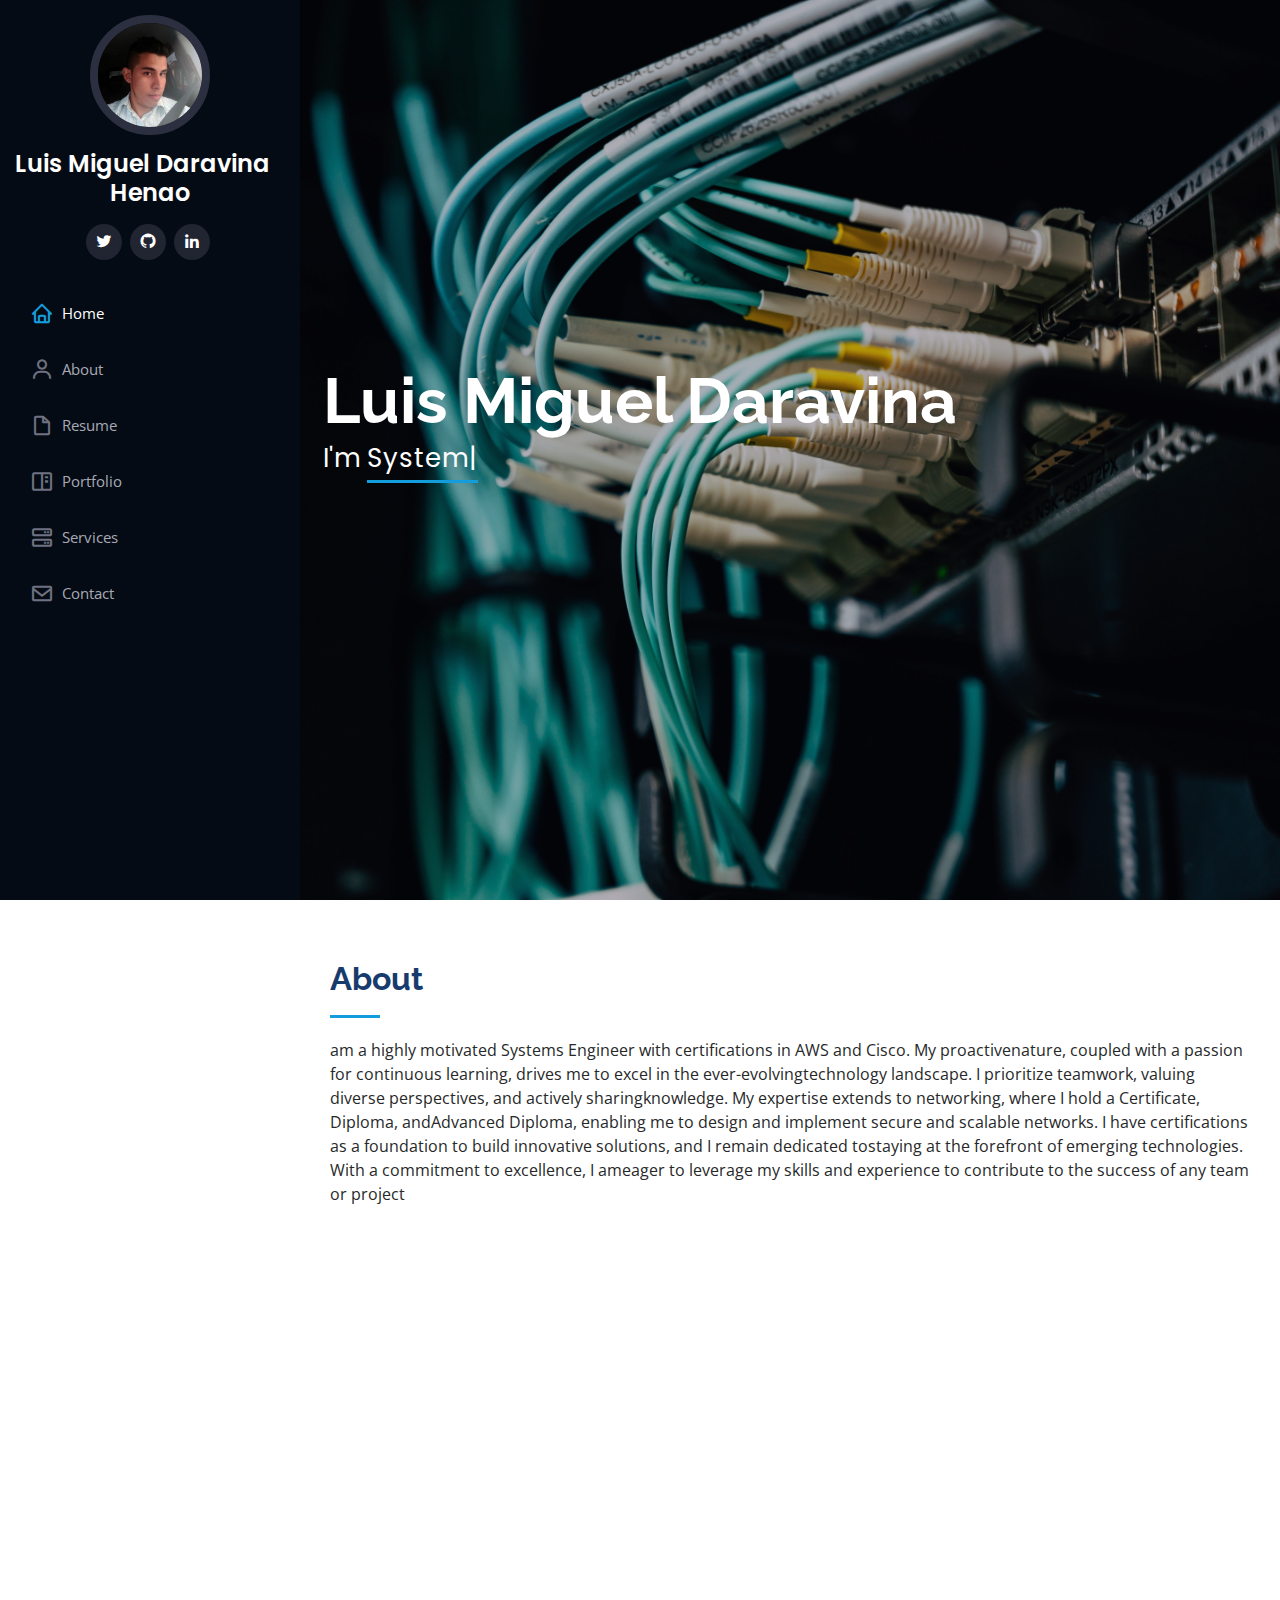
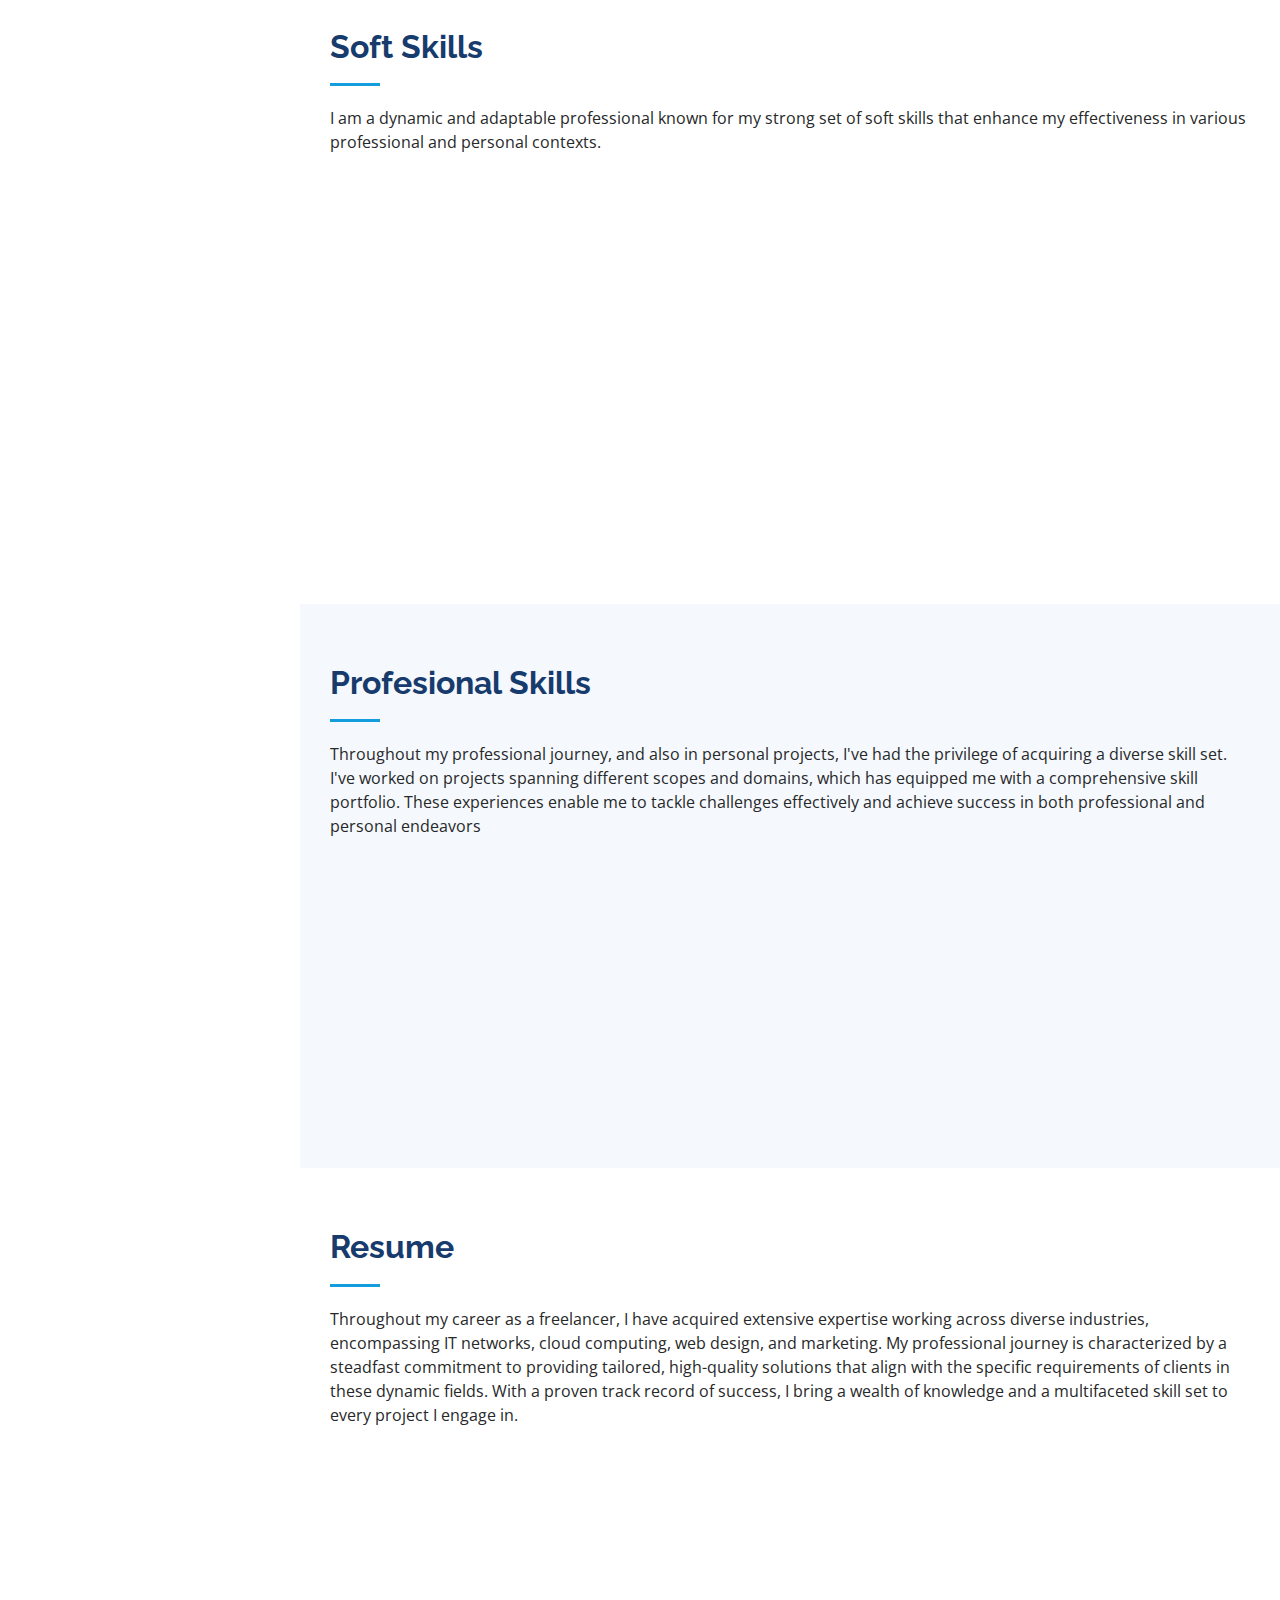
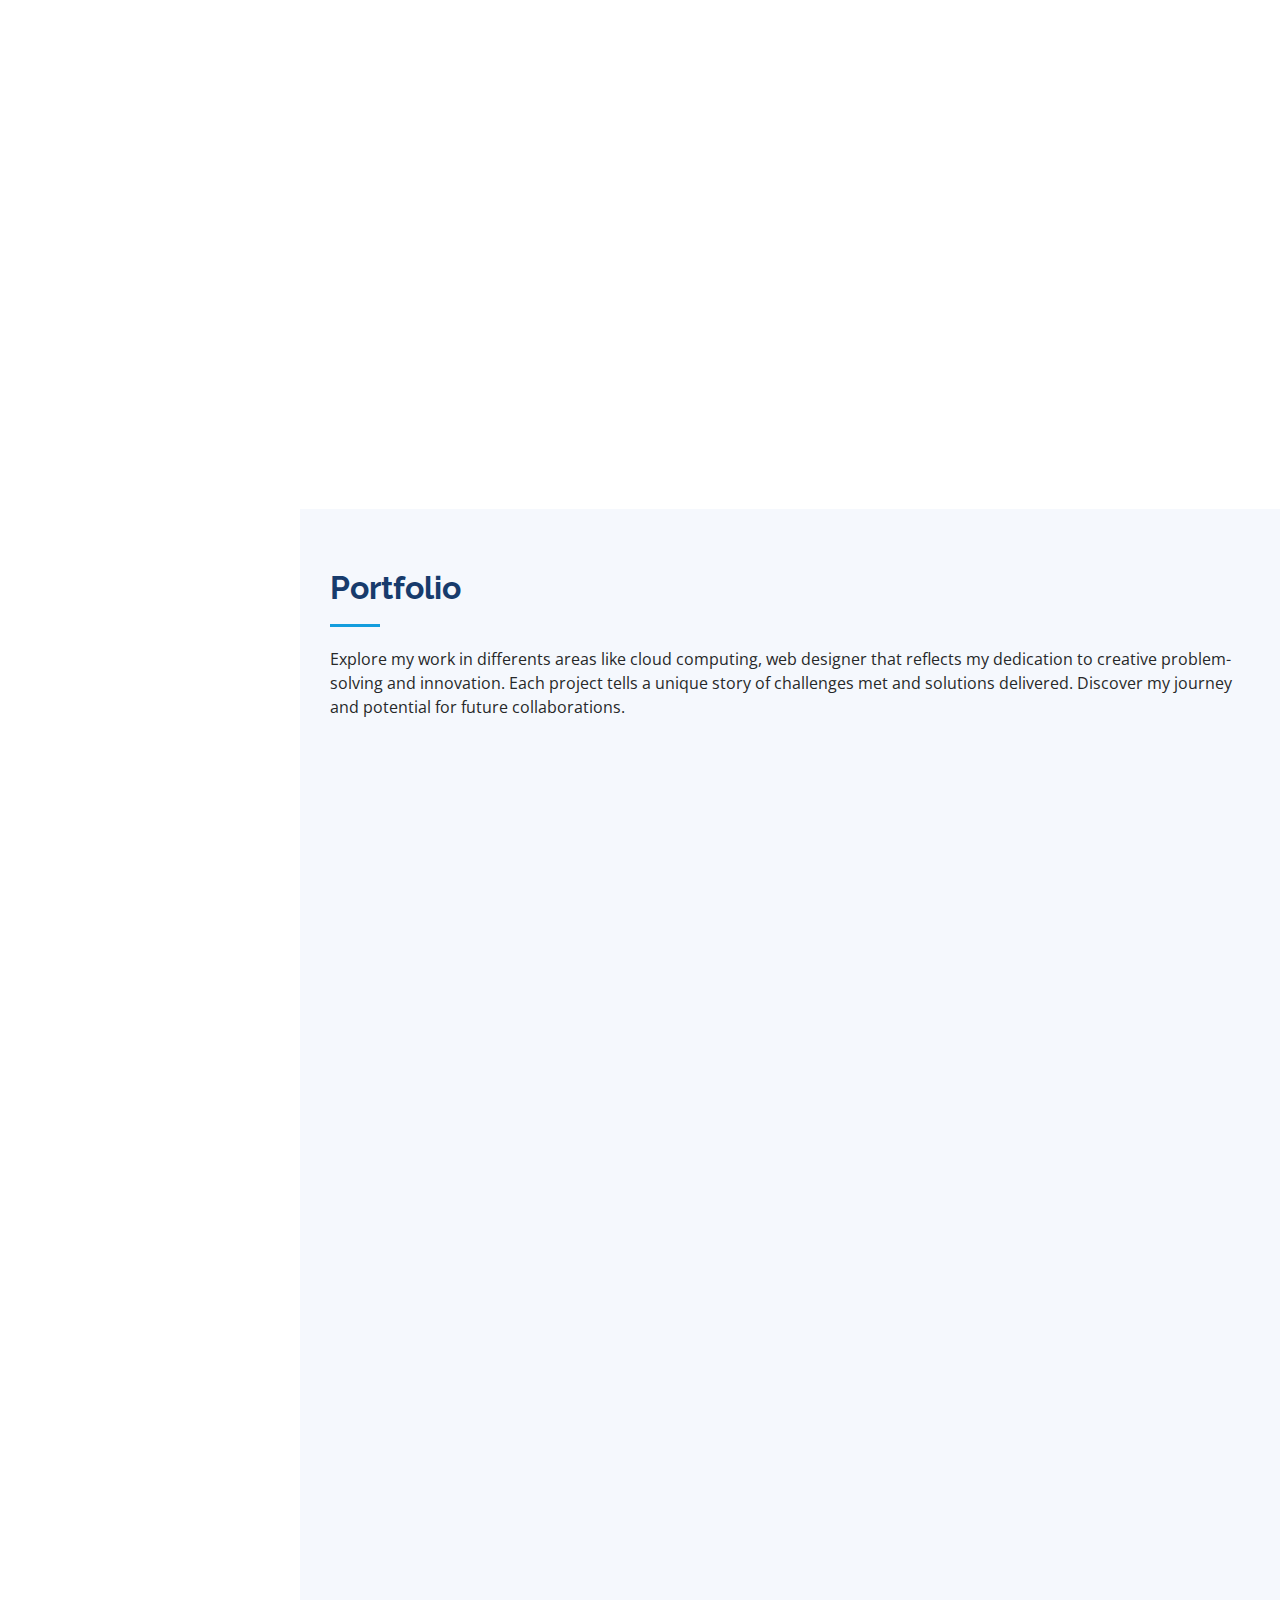
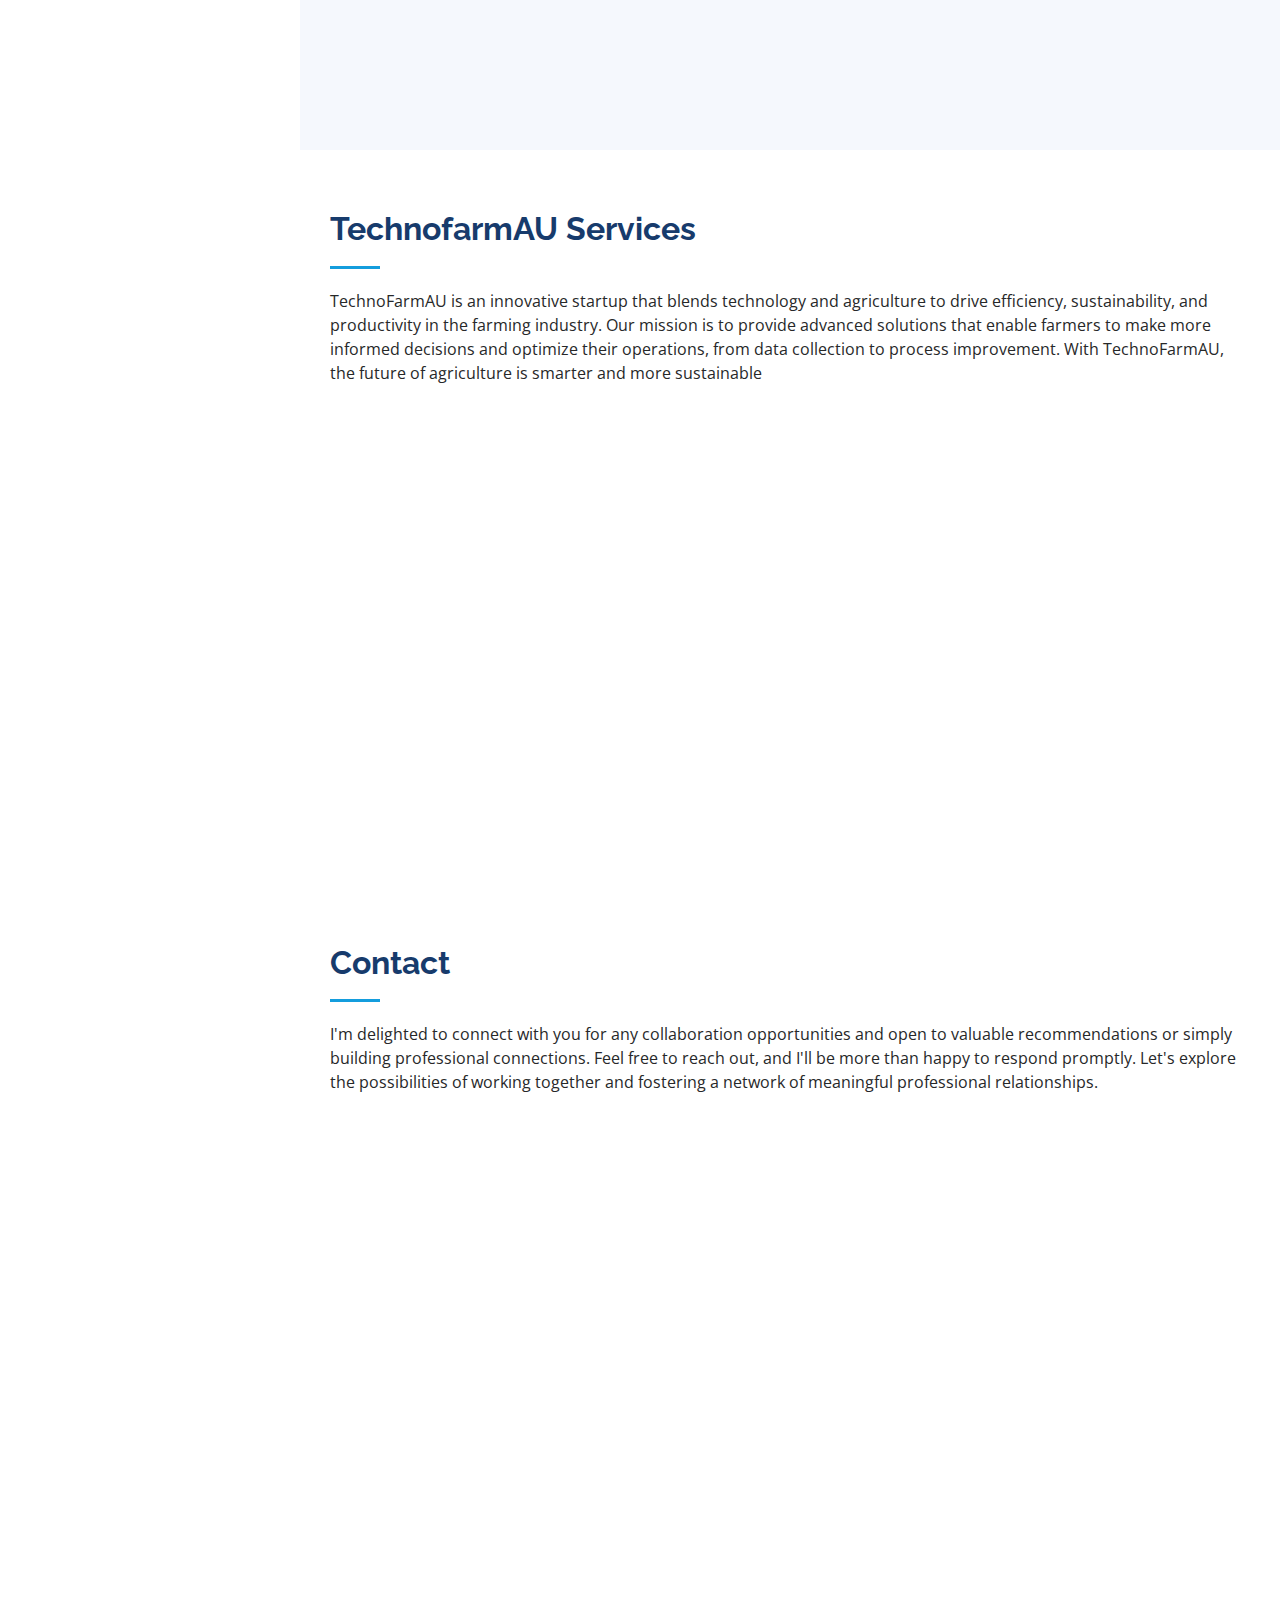
<file: index.html>
<!DOCTYPE html>
<html lang="en">

<head>
  <meta charset="utf-8">
  <meta content="width=device-width, initial-scale=1.0" name="viewport">

  <title>iPortfolio Luis Miguel Daravina Henao</title>
  <meta content="" name="Luis Miguel Daravina Henao ">
  <meta content="" name="Luis Miguel Daravina Henao">

  <!-- Favicons -->
  <link href="assets/img/favicon.png" rel="icon">
  <link href="assets/img/apple-touch-icon.png" rel="apple-touch-icon">

  <!-- Google Fonts -->
  <link href="https://fonts.googleapis.com/css?family=Open+Sans:300,300i,400,400i,600,600i,700,700i|Raleway:300,300i,400,400i,500,500i,600,600i,700,700i|Poppins:300,300i,400,400i,500,500i,600,600i,700,700i" rel="stylesheet">

  <!-- Vendor CSS Files -->
  <link href="assets/vendor/aos/aos.css" rel="stylesheet">
  <link href="assets/vendor/bootstrap/css/bootstrap.min.css" rel="stylesheet">
  <link href="assets/vendor/bootstrap-icons/bootstrap-icons.css" rel="stylesheet">
  <link href="assets/vendor/boxicons/css/boxicons.min.css" rel="stylesheet">
  <link href="assets/vendor/glightbox/css/glightbox.min.css" rel="stylesheet">
  <link href="assets/vendor/swiper/swiper-bundle.min.css" rel="stylesheet">

  <!-- Template Main CSS File -->
  <link href="assets/css/style.css" rel="stylesheet">

  <!-- =======================================================
  * Template Name: iPortfolio
  * Updated: Jul 27 2023 with Bootstrap v5.3.1
  * Template URL: https://bootstrapmade.com/iportfolio-bootstrap-portfolio-websites-template/
  * Author: BootstrapMade.com
  * License: https://bootstrapmade.com/license/
  ======================================================== -->
</head>

<body>

  <!-- ======= Mobile nav toggle button ======= -->
  <i class="bi bi-list mobile-nav-toggle d-xl-none"></i>

  <!-- ======= Header ======= -->
  <header id="header">
    <div class="d-flex flex-column">

      <div class="profile">
        <img src="assets/img/profile.jpeg" alt="" class="img-fluid rounded-circle">
        <h1 class="text-light"><a href="index.html">Luis Miguel Daravina Henao</a></h1>
        <div class="social-links mt-3 text-center">
          <a href="https://twitter.com/LUISMIGUELDARAV" target="_blank" class="twitter"><i class="bx bxl-twitter"></i></a>
          
          
          
          <a href="https://github.com/MIGUELDH" target="_blank" rel="noopener noreferrer">
            <i class="bx bxl-github"></i>
          </a>
          
          <a href="https://www.linkedin.com/in/luis-miguel-daravina-b20487157/"   target="_blank"  rel="noopener noreferrer" class="linkedin"><i class="bx bxl-linkedin"></i></a>
        </div>
      </div>

      <nav id="navbar" class="nav-menu navbar">
        <ul>
          <li><a href="#hero" class="nav-link scrollto active"><i class="bx bx-home"></i> <span>Home</span></a></li>
          <li><a href="#about" class="nav-link scrollto"><i class="bx bx-user"></i> <span>About</span></a></li>
          <li><a href="#resume" class="nav-link scrollto"><i class="bx bx-file-blank"></i> <span>Resume</span></a></li>
          <li><a href="#portfolio" class="nav-link scrollto"><i class="bx bx-book-content"></i> <span>Portfolio</span></a></li>
          <li><a href="#services" class="nav-link scrollto"><i class="bx bx-server"></i> <span>Services</span></a></li>
          <li><a href="#contact" class="nav-link scrollto"><i class="bx bx-envelope"></i> <span>Contact</span></a></li>
        </ul>
      </nav><!-- .nav-menu -->
    </div>
  </header><!-- End Header -->

  <!-- ======= Hero Section ======= -->
  <section id="hero" class="d-flex flex-column justify-content-center align-items-center">
    <div class="hero-container" data-aos="fade-in">
      <h1>Luis Miguel Daravina</h1>
      <p>I'm <span class="typed" data-typed-items="System Engineer, Developer, Freelancer, AWS admin"></span></p>
    </div>
  </section><!-- End Hero -->

  <main id="main">

    <!-- ======= About Section ======= -->
    <section id="about" class="about">
      <div class="container">

        <div class="section-title">
          <h2>About</h2>
          <p>am a highly motivated Systems Engineer with certifications in AWS and Cisco. My proactivenature, coupled with a passion for continuous learning, drives me to excel in the ever-evolvingtechnology landscape. I prioritize teamwork, valuing diverse perspectives, and actively sharingknowledge. My expertise extends to networking, where I hold a Certificate, Diploma, andAdvanced Diploma, enabling me to design and implement secure and scalable networks. I have certifications as a foundation to build innovative solutions, and I remain dedicated tostaying at the forefront of emerging technologies. With a commitment to excellence, I ameager to leverage my skills and experience to contribute to the success of any team or project</p>
        </div>

        <div class="row">
          <div class="col-lg-4" data-aos="fade-right">
            <img src="assets/img/MONITOREOAPP.jpg" class="img-fluid" alt="">
          </div>
          <div class="col-lg-8 pt-4 pt-lg-0 content" data-aos="fade-left">
            <h3>Start-up Innovation &amp; New Technologies</h3>
            <p class="fst-italic">
              I am actively involved with TechnofarmAU, a dynamic startup in agriculture technology sector , where I serve as a co-founder. Our mission at TechnofarmAU is to revolutionize agriculture through cutting-edge technology, including drone applications.

              My role at TechnofarmAU has provided me with hands-on experience in using technology to address real challenges faced by farmers. This experience has inspired me with the potential for technology to enhance agricultural efficiency.

              I am eager to merge my academic background with practical insights gained at TechnofarmAU to contribute meaningfully to the growth of the startup and the broader IT industry. This journey has honed my problem-solving, critical thinking, and collaboration skills.
           
            </p>
            
            <p>
              
               </p>
          </div>
        </div>

      </div>
    </section><!-- End About Section -->

    <!-- ======= soft skills Section ======= -->
    <section id="facts" class="facts">
      <div class="container">

        <div class="section-title">
          <h2>Soft Skills</h2>
          
          <p>I am a dynamic and adaptable professional known for my strong set of soft skills that enhance my effectiveness in various professional and personal contexts.</p>
        </div>

        <div class="row no-gutters">

          <div class="col-lg-3 col-md-6 d-md-flex align-items-md-stretch" data-aos="fade-up">
            <div class="count-box">
              <i class="bi bi-emoji-smile"></i>
              
              <p><strong>Empathy</strong> Empathy plays a crucial role in my interactions with team members and stakeholders</p>
            </div>
          </div>

          <div class="col-lg-3 col-md-6 d-md-flex align-items-md-stretch" data-aos="fade-up" data-aos-delay="100">
            <div class="count-box">
              <i class="bi bi-journal-richtext"></i>
              
              <p><strong>Time Management</strong>  My excellent time management skills ensure that I efficiently organize tasks, prioritize responsibilities, and meet deadlines.  </p>
            </div>
          </div>

          <div class="col-lg-3 col-md-6 d-md-flex align-items-md-stretch" data-aos="fade-up" data-aos-delay="200">
            <div class="count-box">
              <i class="bi bi-headset"></i>
              
              <p><strong>Communication</strong> I excel in communication, whether it's delivering clear and concise presentations to colleagues or writing comprehensive reports. </p>
            </div>
          </div>

          <div class="col-lg-3 col-md-6 d-md-flex align-items-md-stretch" data-aos="fade-up" data-aos-delay="300">
            <div class="count-box">
              <i class="bi bi-people"></i>
              
              <p><strong>Teamwork</strong> I actively contribute to group projects, respect diverse perspectives, and facilitate open communication among team members to achieve shared goals.</p>
            </div>
          </div>

        </div>

      </div>
    </section><!-- End soft skills Section -->

    <!-- ======= profesional Skills Section ======= -->
    <section id="skills" class="skills section-bg">
      <div class="container">

        <div class="section-title">
          <h2>Profesional Skills</h2>
          <p>Throughout my professional journey, and also in personal projects, I've had the privilege of acquiring a diverse skill set. I've worked on projects spanning different scopes and domains, which has equipped me with a comprehensive skill portfolio. These experiences enable me to tackle challenges effectively and achieve success in both professional and personal endeavors</p>
        </div>

        <div class="row skills-content">

          <div class="col-lg-6" data-aos="fade-up">

            <div class="progress">
              <span class="skill">HTML <i class="val">100%</i></span>
              <div class="progress-bar-wrap">
                <div class="progress-bar" role="progressbar" aria-valuenow="100" aria-valuemin="0" aria-valuemax="100"></div>
              </div>
            </div>

            <div class="progress">
              <span class="skill">CSS <i class="val">90%</i></span>
              <div class="progress-bar-wrap">
                <div class="progress-bar" role="progressbar" aria-valuenow="90" aria-valuemin="0" aria-valuemax="100"></div>
              </div>
            </div>

            <div class="progress">
              <span class="skill">JavaScript <i class="val">75%</i></span>
              <div class="progress-bar-wrap">
                <div class="progress-bar" role="progressbar" aria-valuenow="75" aria-valuemin="0" aria-valuemax="100"></div>
              </div>
            </div>

            <div class="progress">
              <span class="skill">Python<i class="val">80%</i></span>
              <div class="progress-bar-wrap">
                <div class="progress-bar" role="progressbar" aria-valuenow="80" aria-valuemin="0" aria-valuemax="100"></div>
              </div>
            </div>

          </div>

          <div class="col-lg-6" data-aos="fade-up" data-aos-delay="100">

            

            <div class="progress">
              <span class="skill">Java <i class="val">90%</i></span>
              <div class="progress-bar-wrap">
                <div class="progress-bar" role="progressbar" aria-valuenow="90" aria-valuemin="0" aria-valuemax="100"></div>
              </div>
            </div>
            <div class="progress">
              <span class="skill">AWS <i class="val">70%</i></span>
              <div class="progress-bar-wrap">
                <div class="progress-bar" role="progressbar" aria-valuenow="90" aria-valuemin="0" aria-valuemax="100"></div>
              </div>
            </div>
            
            <div class="progress">
              <span class="skill">Networking <i class="val">70%</i></span>
              <div class="progress-bar-wrap">
                <div class="progress-bar" role="progressbar" aria-valuenow="90" aria-valuemin="0" aria-valuemax="100"></div>
              </div>
            </div>

            <div class="progress">
              <span class="skill">C/C++ <i class="val">55%</i></span>
              <div class="progress-bar-wrap">
                <div class="progress-bar" role="progressbar" aria-valuenow="55" aria-valuemin="0" aria-valuemax="100"></div>
              </div>
            </div>

          </div>

        </div>

      </div>
    </section><!-- End Skills Section -->

    <!-- ======= Resume Section ======= -->
    <section id="resume" class="resume">
      <div class="container">

        <div class="section-title">
          <h2>Resume</h2>
          
          
          <p>Throughout my career as a freelancer, I have acquired extensive expertise working across diverse industries, encompassing IT networks, cloud computing, web design, and marketing. My professional journey is characterized by a steadfast commitment to providing tailored, high-quality solutions that align with the specific requirements of clients in these dynamic fields. With a proven track record of success, I bring a wealth of knowledge and a multifaceted skill set to every project I engage in.</p>
        
        </div>

        <div class="row">
          <div class="col-lg-6" data-aos="fade-up">
            <h3 class="resume-title">Sumary</h3>
            <div class="resume-item pb-0">
              <h4>Luis Miguel Daravina Henao</h4>
              <p><em>Cloud Computing-focused Systems Engineer, innovative, and deadline-driven, with over 2 years of experience in designing and developing user-centric digital solutions from initial concept to final</em></p>
              <ul>
                <li>Leeton,Nsw, Australia 2705</li>
                <li>+61 455 467 555</li>
                <li>luismigueldaravina@gmail.com</li>
              </ul>
            </div>

            <h3 class="resume-title">Certifications</h3>
            <div class="resume-item pb-0">
              <h4>AWS(Cloud Practitioner)</h4>
              <h5>2021</h5>
              
              <p><em>AWS Academy, online</em></p>

              <p>Knowledge-based certification for foundational understanding of AWS Cloud.</p>
              
              
            </div>

            <div class="resume-item pb-0">
              <h4>Python, Certificate</h4>
              <h5>2021</h5>
              
              <p><em>Cisco Networking Academy</em></p>

              <p>as  a Python Developer’s role can span a wide variety of duties. You might be asked to create an application for your employer, design the framework for your code, build tools as necessary to get the job done, create websites, or publish new services. A Python Developer often works in close collaboration with data collection and analytics to create useful answers to questions and provide valuable insight.</p>
              
              
            </div>

            <div class="resume-item pb-0">
              <h4>Foundations of IBM Cloud</h4>
              <h5>2021</h5>
              
              <p><em>Platzi Academy, online</em></p>

              <p>is a technical certification exam targeted to individuals that are seeking to test their foundational knowledge of IBM Cloud</p>
              
              
            </div>

            <h3 class="resume-title">Education</h3>
            <div class="resume-item">
              <h4>Networking Security, Advance Diploma</h4>
              <h5>2019 - 2020</h5>
              <p><em>Danford college , Melbourne,  Australia</em></p>
              <p>Through my Advanced Diploma in Networking Security, I've gained expertise in safeguarding networks and data, ensuring secure digital environments, and delved into Cisco networking</p>
            
            </div>

            <div class="resume-item">
              <h4>Information Technology Networking, Diploma</h4>
              <h5>2018 - 2019</h5>
              <p><em>Danford college , Melbourne,  Australia</em></p>
              <p>During my Diploma in Information Technology Networking, I acquired in-depth knowledge of networking protocols, network infrastructure, and gained hands-on experience with Cisco networking solutions.</p>
            </div>
            <div class="resume-item">
              <h4>Information Technology Networking, Certificate IV</h4>
              <h5>2017 - 2018</h5>
              <p><em>Danford college , Melbourne,  Australia</em></p>
              <p>My education included a Certificate IV in Information Technology Networking, where I gained skills in network configuration, security, troubleshooting, and systems management</p>
            </div>

            <div class="resume-item">
              <h4>Bachelor of systems Engineer</h4>
              <h5>2010 - 2015</h5>
              <p><em>Pamplona University, Colombia</em></p>
              <p>I have acquired skills in programming, network design, data management, and solving technological problems throughout my career in Systems Engineering</p>
            </div>



          </div>
          <div class="col-lg-6" data-aos="fade-up" data-aos-delay="100">
            <h3 class="resume-title">Professional Experience</h3>
            <div class="resume-item">
              <h4>CLOUD SYSTEM ADMINISTRATOR</h4>
              <h5>2021 - Present</h5>
              <p><em>TechnofarmAU, NSW, Australia </em></p>
              <ul>
                <li>Create, update, and manage Lambda functions used for processing dronedata, such as extracting and analyzing multispectral image information</li>
                <li>Configure and maintain Amazon S3 buckets where multispectral imagesand other relevant data are stored. Apply retention policies and accesscontrol. </li>
                <li>Ensure that Amazon RDS databases are running efficiently and securely tostore structured data related to agriculture</li>
                <li>Utilize AWS Lambda and AWS Step Functions to automate administrative tasks, such as scheduling backups, resource management, and workfloworchestration.</li>
                <li>Use Amazon CloudWatch to monitor the performance of cloud resourcesand take proactive actions for scalability and optimal performance</li>
                <li>Identify opportunities to optimize cloud spending by selecting appropriateinstances, managing unused resources, and implementing cost optimizationpractices</li>
              
              </ul>
            </div>

            <div class="resume-item">
              <h4>WEB DESIGNER AND  CLOUD DESIGN AN ARCHITECT</h4>
              <h5>2020 - 2021</h5>
              <p><em>TechnofarmAU, NSW, Australia </em></p>
              <ul>
                <li>Implement robust security measures and ensure compliance with industry-specific regulations, including IAM policies, encryption, and access controls</li>
                <li>Lead the design of a scalable and fault-tolerant cloud architecture that aligns with business objectives, utilizing AWS services like Amazon S3, Amazon RDS, and AWS Lambda. </li>
                <li>Design for high availability with redundancy and fault-tolerant configurations, including the use of Amazon Route 53 for DNS and failover scenarios.</li>
                <li>Continuously analyze cloud usage to identify cost optimization opportunities, leveraging AWS cost management tools and right-sizing resources</li>
                <li>Use AWS Step Functions and other tools to orchestrate and automate complex workflows, such as drone data ingestion and processing</li>
                <li>Identify opportunities to optimize cloud spending by selecting appropriateinstances, managing unused resources, and implementing cost optimizationpractices</li>
              
              </ul>
            </div>

            <div class="resume-item">
              <h4>Network Administrator</h4>
              <h5>2015 - 2016</h5>
              <p><em>Alquimaq,Colombia</em></p>
              <ul>
                <li>Planning and designing network architecture, including topology andequipment selection</li>
                <li>Configuration, installation, and maintenance of network devices like routers,switches, and firewalls</li>
                <li>Setting up IP addresses and subnets to ensure connectivity</li>
                <li>Configuration and management of network services like DHCP (DynamicHost Configuration Protocol) and VPNs (Virtual Private Networks).</li>
                
              </ul>
            </div>

            <div class="resume-item">
              <h4>WEB DESIGNER</h4>
              <h5>2014 - 2015</h5>
              <p><em>JustCaviar,Colombia</em></p>
              <ul>
                <li>Developed numerous marketing programs (logos, brochures,infographics, presentations, and advertisements).</li>
                <li>Managed up to 5 projects or tasks at a given time while under pressure</li>
                <li>Recommended and consulted with clients on the most appropriate graphic design</li>
                
                
              </ul>
            </div>
          </div>
        </div>

      </div>
    </section><!-- End Resume Section -->

    <!-- ======= Portfolio Section ======= -->
    <section id="portfolio" class="portfolio section-bg">
      <div class="container">

        <div class="section-title">
          <h2>Portfolio</h2>
          <p>Explore my work in differents areas like cloud computing, web designer  that reflects my dedication to creative problem-solving and innovation. Each project tells a unique story of challenges met and solutions delivered. Discover my journey and potential for future collaborations.</p>
        </div>

        <div class="row" data-aos="fade-up">
          <div class="col-lg-12 d-flex justify-content-center">
            <ul id="portfolio-flters">
              <li data-filter="*" class="filter-active">All</li>
              <li data-filter=".filter-personal">Personal projects</li>
              <li data-filter=".filter-profesional">Profesional</li>
              <li data-filter=".filter-web">current projects</li>
            </ul>
          </div>
        </div>

        <div class="row portfolio-container" data-aos="fade-up" data-aos-delay="100">

          <div class="col-lg-4 col-md-6 portfolio-item filter-personal">
            <div class="portfolio-wrap">
              <img src="assets/img/portfolio/techno.jpeg" class="img-fluid" alt="">
              <div class="portfolio-links">
                <a href="assets/img/portfolio/techno.jpeg" data-gallery="portfolioGallery" class="portfolio-lightbox" title="App 1"><i class="bx bx-plus"></i></a>
                <a href="http://technofarmaustralia.com/"  target="_blank"  title="More Details"><i class="bx bx-link"></i></a>
              </div>
            </div>
          </div>

          <div class="col-lg-4 col-md-6 portfolio-item filter-web">
            <div class="portfolio-wrap">
              <img src="assets/img/portfolio/alquimaq.jpeg" class="img-fluid" alt="">
              <div class="portfolio-links">
                <a href="assets/img/portfolio/alquimaq.jpeg" data-gallery="portfolioGallery" class="portfolio-lightbox" title="Web 3"><i class="bx bx-plus"></i></a>
                <a href="https://desbanques-desalojos.negocio.site/" target="_blank" title="More Details"><i class="bx bx-link"></i></a>
              </div>
            </div>
          </div>

          <div class="col-lg-4 col-md-6 portfolio-item filter-personal">
            <div class="portfolio-wrap">
              <img src="assets/img/portfolio/technocolombia.png" class="img-fluid" alt="">
              <div class="portfolio-links">
                <a href="assets/img/portfolio/technocolombia.png" data-gallery="portfolioGallery" class="portfolio-lightbox" title="App 2"><i class="bx bx-plus"></i></a>
                <a href="http://technofarmcolombia.com/pages/publicidad/serviciosatualcance.html" target="_blank" title="More Details"><i class="bx bx-link"></i></a>
              </div>
            </div>
          </div>

          <div class="col-lg-4 col-md-6 portfolio-item filter-profesional">
            <div class="portfolio-wrap">
              <img src="assets/img/portfolio/over.jpeg" class="img-fluid" alt="">
              <div class="portfolio-links">
                <a href="assets/img/portfolio/over.jpeg" data-gallery="portfolioGallery" class="portfolio-lightbox" title="Card 2"><i class="bx bx-plus"></i></a>
                <a href="https://www.viajesoverturismo.com/" target="_blank" title="More Details"><i class="bx bx-link"></i></a>
              </div>
            </div>
          </div>

          

          

          <div class="col-lg-4 col-md-6 portfolio-item filter-profesional">
            <div class="portfolio-wrap">
              <img src="assets/img/portfolio/comproagro.jpeg" class="img-fluid" alt="">
              <div class="portfolio-links">
                <a href="assets/img/portfolio/comproagro.jpeg" data-gallery="portfolioGallery" class="portfolio-lightbox" title="Card 1"><i class="bx bx-plus"></i></a>
                <a href="https://www.comproagro.com/" target="_blank" title="More Details"><i class="bx bx-link"></i></a>
              </div>
            </div>
          </div>

          <div class="col-lg-4 col-md-6 portfolio-item filter-profesional">
            <div class="portfolio-wrap">
              <img src="assets/img/portfolio/just.jpeg" class="img-fluid" alt="">
              <div class="portfolio-links">
                <a href="assets/img/portfolio/just.jpeg" data-gallery="portfolioGallery" class="portfolio-lightbox" title="Card 3"><i class="bx bx-plus"></i></a>
                <a href="https://www.just-caviar.com/en" target="_blank" title="More Details"><i class="bx bx-link"></i></a>
              </div>
            </div>
          </div>

          <div class="col-lg-4 col-md-6 portfolio-item filter-web">
            <div class="portfolio-wrap">
              <img src="assets/img/portfolio/justvaciar.jpeg" class="img-fluid" alt="">
              <div class="portfolio-links">
                <a href="assets/img/portfolio/justvaciar.jpeg" data-gallery="portfolioGallery" class="portfolio-lightbox" title="Web 3"><i class="bx bx-plus"></i></a>
                <a href="https://www.just-caviar.com/en" target="_blank" title="More Details"><i class="bx bx-link"></i></a>
              </div>
            </div>
          </div>

        </div>

      </div>
    </section><!-- End Portfolio Section -->

    <!-- ======= Services Section ======= -->
    <section id="services" class="services">
      <div class="container">

        <div class="section-title">
          <h2>TechnofarmAU Services </h2>
          <p>TechnoFarmAU is an innovative startup that blends technology and agriculture to drive efficiency, sustainability, and productivity in the farming industry. Our mission is to provide advanced solutions that enable farmers to make more informed decisions and optimize their operations, from data collection to process improvement. With TechnoFarmAU, the future of agriculture is smarter and more sustainable</p>
        </div>

        <div class="row">
          <div class="col-lg-4 col-md-6 icon-box" data-aos="fade-up">
            <div class="icon"><i class="bi bi-briefcase"></i></div>
            <h4 class="title"><a href="">Agriculture business</a></h4>
            <p class="description">Improvement in production and efficiency in agricultural businesses through the use of data and new technologies.</p>
          </div>

          
          

          <div class="col-lg-4 col-md-6 icon-box" data-aos="fade-up" data-aos-delay="100">
            <div class="icon"><i class="bi bi-binoculars"></i></div>
            <h4 class="title"><a href="">Review alternatives</a></h4>
            <p class="description">We help you explore alternatives when it comes to collecting the data that will transform your agricultural business, whether it's through drones or satellite imagery.</p>
          </div>
          <div class="col-lg-4 col-md-6 icon-box" data-aos="fade-up" data-aos-delay="200">
            <div class="icon"><i class="bi bi-bar-chart"></i></div>
            <h4 class="title"><a href="">Data</a></h4>
            <p class="description">With this, we create customized reports accessible to users and provide crop information for decision-making</p>
          </div>
          <div class="col-lg-4 col-md-6 icon-box" data-aos="fade-up" data-aos-delay="300">
            
            <div class="icon"><i class="bi bi-card-checklist"></i></div>
            <h4 class="title"><a href="">Our Software</a></h4>
            <p class="description">design software to aid in the administration of your farming operations</p>
          </div>
          <div class="col-lg-4 col-md-6 icon-box" data-aos="fade-up" data-aos-delay="400">
            <div class="icon"><i class="bi bi-brightness-high"></i></div>
            <h4 class="title"><a href="">Chemical spraying</a></h4>
            <p class="description">With our cutting-edge drone fumigation services, we offer a more efficient and environmentally friendly approach to crop protection</p>
          </div>
          <div class="col-lg-4 col-md-6 icon-box" data-aos="fade-up" data-aos-delay="500">
            <div class="icon"><i class="bi bi-calendar4-week"></i></div>
            <h4 class="title"><a href="">timaline</a></h4>
            <p class="description">Information will be archived for future comparative purposes</p>
          </div>
        </div>

      </div>
    </section><!-- End Services Section -->

    

            

            

    <!-- ======= Contact Section ======= -->
    <section id="contact" class="contact">
      <div class="container">

        <div class="section-title">
          <h2>Contact</h2>
          <p>I'm delighted to connect with you for any collaboration opportunities and open to valuable recommendations or simply building professional connections. Feel free to reach out, and I'll be more than happy to respond promptly. Let's explore the possibilities of working together and fostering a network of meaningful professional relationships.</p>
        </div>

        <div class="row" data-aos="fade-in">

          <div class="col-lg-5 d-flex align-items-stretch">
            <div class="info">
              <div class="address">
                <i class="bi bi-geo-alt"></i>
                <h4>Location:</h4>
                <p>Argyle Street, Leeton, NSW 2705</p>
              </div>

              <div class="email">
                <i class="bi bi-envelope"></i>
                <h4>Email:</h4>
                <p>luismigueldaravina@gmail.com</p>
              </div>

              

              <iframe src="https://www.google.com/maps/embed?pb=!1m18!1m12!1m3!1d105237.44394138521!2d146.31471600451658!3d-34.48589174615691!2m3!1f0!2f0!3f0!3m2!1i1024!2i768!4f13.1!3m3!1m2!1s0x6b1f10a3740cf419%3A0x40609b49043ccf0!2sLeeton%20NSW%202705!5e0!3m2!1sen!2sau!4v1694828762432!5m2!1sen!2sau" width="400" height="300" style="border:0;" allowfullscreen="" loading="lazy" referrerpolicy="no-referrer-when-downgrade"></iframe>
            </div>

          </div>

          <div class="col-lg-7 mt-5 mt-lg-0 d-flex align-items-stretch">
            <form action="forms/contact.php" method="post" role="form" class="php-email-form">
              <div class="row">
                <div class="form-group col-md-6">
                  <label for="name">Your Name</label>
                  <input type="text" name="name" class="form-control" id="name" required>
                </div>
                <div class="form-group col-md-6">
                  <label for="name">Your Email</label>
                  <input type="email" class="form-control" name="email" id="email" required>
                </div>
              </div>
              <div class="form-group">
                <label for="name">Subject</label>
                <input type="text" class="form-control" name="subject" id="subject" required>
              </div>
              <div class="form-group">
                <label for="name">Message</label>
                <textarea class="form-control" name="message" rows="10" required></textarea>
              </div>
              <div class="my-3">
                <div class="loading">Loading</div>
                <div class="error-message"></div>
                <div class="sent-message">Your message has been sent. Thank you!</div>
              </div>
              <div class="text-center"><button type="submit">Send Message</button></div>
            </form>
          </div>

        </div>

      </div>
    </section><!-- End Contact Section -->

  </main><!-- End #main -->

  <!-- ======= Footer ======= -->
  <footer id="footer">
    <div class="container">
      
      <div class="credits">
        <!-- All the links in the footer should remain intact. -->
        <!-- You can delete the links only if you purchased the pro version. -->
        <!-- Licensing information: https://bootstrapmade.com/license/ -->
        <!-- Purchase the pro version with working PHP/AJAX contact form: https://bootstrapmade.com/iportfolio-bootstrap-portfolio-websites-template/ -->
       
      </div>
    </div>
  </footer><!-- End  Footer -->

  <a href="#" class="back-to-top d-flex align-items-center justify-content-center"><i class="bi bi-arrow-up-short"></i></a>

  <!-- Vendor JS Files -->
  <script src="assets/vendor/purecounter/purecounter_vanilla.js"></script>
  <script src="assets/vendor/aos/aos.js"></script>
  <script src="assets/vendor/bootstrap/js/bootstrap.bundle.min.js"></script>
  <script src="assets/vendor/glightbox/js/glightbox.min.js"></script>
  <script src="assets/vendor/isotope-layout/isotope.pkgd.min.js"></script>
  <script src="assets/vendor/swiper/swiper-bundle.min.js"></script>
  <script src="assets/vendor/typed.js/typed.umd.js"></script>
  <script src="assets/vendor/waypoints/noframework.waypoints.js"></script>
  <script src="assets/vendor/php-email-form/validate.js"></script>

  <!-- Template Main JS File -->
  <script src="assets/js/main.js"></script>

</body>

</html>
</file>
<file: assets/css/style.css>
/**
* Template Name: iPortfolio
* Updated: Jul 27 2023 with Bootstrap v5.3.1
* Template URL: https://bootstrapmade.com/iportfolio-bootstrap-portfolio-websites-template/
* Author: BootstrapMade.com
* License: https://bootstrapmade.com/license/
*/

/*--------------------------------------------------------------
# General
--------------------------------------------------------------*/
body {
  font-family: "Open Sans", sans-serif;
  color: #272829;
}

a {
  color: #149ddd;
  text-decoration: none;
}

a:hover {
  color: #37b3ed;
  text-decoration: none;
}

h1,
h2,
h3,
h4,
h5,
h6 {
  font-family: "Raleway", sans-serif;
}

/*--------------------------------------------------------------
# Back to top button
--------------------------------------------------------------*/
.back-to-top {
  position: fixed;
  visibility: hidden;
  opacity: 0;
  right: 15px;
  bottom: 15px;
  z-index: 996;
  background: #149ddd;
  width: 40px;
  height: 40px;
  border-radius: 50px;
  transition: all 0.4s;
}

.back-to-top i {
  font-size: 28px;
  color: #fff;
  line-height: 0;
}

.back-to-top:hover {
  background: #2eafec;
  color: #fff;
}

.back-to-top.active {
  visibility: visible;
  opacity: 1;
}

/*--------------------------------------------------------------
# Header
--------------------------------------------------------------*/
#header {
  position: fixed;
  top: 0;
  left: 0;
  bottom: 0;
  width: 300px;
  transition: all ease-in-out 0.5s;
  z-index: 9997;
  transition: all 0.5s;
  padding: 0 15px;
  background: #040b14;
  overflow-y: auto;
}

#header .profile img {
  margin: 15px auto;
  display: block;
  width: 120px;
  border: 8px solid #2c2f3f;
}

#header .profile h1 {
  font-size: 24px;
  margin: 0;
  padding: 0;
  font-weight: 600;
  -moz-text-align-last: center;
  text-align-last: center;
  font-family: "Poppins", sans-serif;
}

#header .profile h1 a,
#header .profile h1 a:hover {
  color: #fff;
  text-decoration: none;
}

#header .profile .social-links a {
  font-size: 18px;
  display: inline-block;
  background: #212431;
  color: #fff;
  line-height: 1;
  padding: 8px 0;
  margin-right: 4px;
  border-radius: 50%;
  text-align: center;
  width: 36px;
  height: 36px;
  transition: 0.3s;
}

#header .profile .social-links a:hover {
  background: #149ddd;
  color: #fff;
  text-decoration: none;
}

#main {
  margin-left: 300px;
}

.container,
.container-fluid {
  padding-left: 30px;
  padding-right: 30px;
}

@media (max-width: 1199px) {
  #header {
    left: -300px;
  }

  #main {
    margin-left: 0;
  }

  .container,
  .container-fluid {
    padding-left: 12px;
    padding-right: 12px;
  }
}

/*--------------------------------------------------------------
# Navigation Menu
--------------------------------------------------------------*/
/* Desktop Navigation */
.nav-menu {
  padding: 30px 0 0 0;
}

.nav-menu * {
  margin: 0;
  padding: 0;
  list-style: none;
}

.nav-menu>ul>li {
  position: relative;
  white-space: nowrap;
}

.nav-menu a,
.nav-menu a:focus {
  display: flex;
  align-items: center;
  color: #a8a9b4;
  padding: 12px 15px;
  margin-bottom: 8px;
  transition: 0.3s;
  font-size: 15px;
}

.nav-menu a i,
.nav-menu a:focus i {
  font-size: 24px;
  padding-right: 8px;
  color: #6f7180;
}

.nav-menu a:hover,
.nav-menu .active,
.nav-menu .active:focus,
.nav-menu li:hover>a {
  text-decoration: none;
  color: #fff;
}

.nav-menu a:hover i,
.nav-menu .active i,
.nav-menu .active:focus i,
.nav-menu li:hover>a i {
  color: #149ddd;
}

/* Mobile Navigation */
.mobile-nav-toggle {
  position: fixed;
  right: 15px;
  top: 15px;
  z-index: 9998;
  border: 0;
  font-size: 24px;
  transition: all 0.4s;
  outline: none !important;
  background-color: #149ddd;
  color: #fff;
  width: 40px;
  height: 40px;
  display: inline-flex;
  align-items: center;
  justify-content: center;
  line-height: 0;
  border-radius: 50px;
  cursor: pointer;
}

.mobile-nav-active {
  overflow: hidden;
}

.mobile-nav-active #header {
  left: 0;
}

/*--------------------------------------------------------------
# Hero Section
--------------------------------------------------------------*/
#hero {
  width: 100%;
  height: 100vh;
  background: url("../img/hero-bg.jpg") top center;
  background-size: cover;
}

#hero:before {
  content: "";
  background: rgba(5, 13, 24, 0.3);
  position: absolute;
  bottom: 0;
  top: 0;
  left: 0;
  right: 0;
  z-index: 1;
}

#hero .hero-container {
  position: relative;
  z-index: 2;
  min-width: 300px;
}

#hero h1 {
  margin: 0 0 10px 0;
  font-size: 64px;
  font-weight: 700;
  line-height: 56px;
  color: #fff;
}

#hero p {
  color: #fff;
  margin-bottom: 50px;
  font-size: 26px;
  font-family: "Poppins", sans-serif;
}

#hero p span {
  color: #fff;
  padding-bottom: 4px;
  letter-spacing: 1px;
  border-bottom: 3px solid #149ddd;
}

@media (min-width: 1024px) {
  #hero {
    background-attachment: fixed;
  }
}

@media (max-width: 768px) {
  #hero h1 {
    font-size: 28px;
    line-height: 36px;
  }

  #hero h2 {
    font-size: 18px;
    line-height: 24px;
    margin-bottom: 30px;
  }
}

/*--------------------------------------------------------------
# Sections General
--------------------------------------------------------------*/
section {
  padding: 60px 0;
  overflow: hidden;
}

.section-bg {
  background: #f5f8fd;
}

.section-title {
  padding-bottom: 30px;
}

.section-title h2 {
  font-size: 32px;
  font-weight: bold;
  margin-bottom: 20px;
  padding-bottom: 20px;
  position: relative;
  color: #173b6c;
}

.section-title h2::after {
  content: "";
  position: absolute;
  display: block;
  width: 50px;
  height: 3px;
  background: #149ddd;
  bottom: 0;
  left: 0;
}

.section-title p {
  margin-bottom: 0;
}

/*--------------------------------------------------------------
# About
--------------------------------------------------------------*/
.about .content h3 {
  font-weight: 700;
  font-size: 26px;
  color: #173b6c;
}

.about .content ul {
  list-style: none;
  padding: 0;
}

.about .content ul li {
  margin-bottom: 20px;
  display: flex;
  align-items: center;
}

.about .content ul strong {
  margin-right: 10px;
}

.about .content ul i {
  font-size: 16px;
  margin-right: 5px;
  color: #149ddd;
  line-height: 0;
}

.about .content p:last-child {
  margin-bottom: 0;
}

/*--------------------------------------------------------------
# Facts
--------------------------------------------------------------*/
.facts {
  padding-bottom: 30px;
}

.facts .count-box {
  padding: 30px;
  width: 100%;
}

.facts .count-box i {
  display: block;
  font-size: 44px;
  color: #149ddd;
  float: left;
  line-height: 0;
}

.facts .count-box span {
  font-size: 48px;
  line-height: 40px;
  display: block;
  font-weight: 700;
  color: #050d18;
  margin-left: 60px;
}

.facts .count-box p {
  padding: 15px 0 0 0;
  margin: 0 0 0 60px;
  font-family: "Raleway", sans-serif;
  font-size: 14px;
  color: #122f57;
}

.facts .count-box a {
  font-weight: 600;
  display: block;
  margin-top: 20px;
  color: #122f57;
  font-size: 15px;
  font-family: "Poppins", sans-serif;
  transition: ease-in-out 0.3s;
}

.facts .count-box a:hover {
  color: #1f5297;
}

/*--------------------------------------------------------------
# Akills
--------------------------------------------------------------*/
.skills .progress {
  height: 60px;
  display: block;
  background: none;
  border-radius: 0;
}

.skills .progress .skill {
  padding: 0;
  margin: 0 0 6px 0;
  text-transform: uppercase;
  display: block;
  font-weight: 600;
  font-family: "Poppins", sans-serif;
  color: #050d18;
}

.skills .progress .skill .val {
  float: right;
  font-style: normal;
}

.skills .progress-bar-wrap {
  background: #dce8f8;
  height: 10px;
}

.skills .progress-bar {
  width: 1px;
  height: 10px;
  transition: 0.9s;
  background-color: #149ddd;
}

/*--------------------------------------------------------------
# Resume
--------------------------------------------------------------*/
.resume .resume-title {
  font-size: 26px;
  font-weight: 700;
  margin-top: 20px;
  margin-bottom: 20px;
  color: #050d18;
}

.resume .resume-item {
  padding: 0 0 20px 20px;
  margin-top: -2px;
  border-left: 2px solid #1f5297;
  position: relative;
}

.resume .resume-item h4 {
  line-height: 18px;
  font-size: 18px;
  font-weight: 600;
  text-transform: uppercase;
  font-family: "Poppins", sans-serif;
  color: #050d18;
  margin-bottom: 10px;
}

.resume .resume-item h5 {
  font-size: 16px;
  background: #e4edf9;
  padding: 5px 15px;
  display: inline-block;
  font-weight: 600;
  margin-bottom: 10px;
}

.resume .resume-item ul {
  padding-left: 20px;
}

.resume .resume-item ul li {
  padding-bottom: 10px;
}

.resume .resume-item:last-child {
  padding-bottom: 0;
}

.resume .resume-item::before {
  content: "";
  position: absolute;
  width: 16px;
  height: 16px;
  border-radius: 50px;
  left: -9px;
  top: 0;
  background: #fff;
  border: 2px solid #1f5297;
}

/*--------------------------------------------------------------
# Portfolio
--------------------------------------------------------------*/
.portfolio .portfolio-item {
  margin-bottom: 30px;
}

.portfolio #portfolio-flters {
  padding: 0;
  margin: 0 auto 35px auto;
  list-style: none;
  text-align: center;
  background: #fff;
  border-radius: 50px;
  padding: 2px 15px;
}

.portfolio #portfolio-flters li {
  cursor: pointer;
  display: inline-block;
  padding: 10px 15px 8px 15px;
  font-size: 14px;
  font-weight: 600;
  line-height: 1;
  text-transform: uppercase;
  color: #272829;
  margin-bottom: 5px;
  transition: all 0.3s ease-in-out;
}

.portfolio #portfolio-flters li:hover,
.portfolio #portfolio-flters li.filter-active {
  color: #149ddd;
}

.portfolio #portfolio-flters li:last-child {
  margin-right: 0;
}

.portfolio .portfolio-wrap {
  transition: 0.3s;
  position: relative;
  overflow: hidden;
  z-index: 1;
}

.portfolio .portfolio-wrap::before {
  content: "";
  background: rgba(255, 255, 255, 0.5);
  position: absolute;
  left: 0;
  right: 0;
  top: 0;
  bottom: 0;
  transition: all ease-in-out 0.3s;
  z-index: 2;
  opacity: 0;
}

.portfolio .portfolio-wrap .portfolio-links {
  opacity: 1;
  left: 0;
  right: 0;
  bottom: -60px;
  z-index: 3;
  position: absolute;
  transition: all ease-in-out 0.3s;
  display: flex;
  justify-content: center;
}

.portfolio .portfolio-wrap .portfolio-links a {
  color: #fff;
  font-size: 28px;
  text-align: center;
  background: rgba(20, 157, 221, 0.75);
  transition: 0.3s;
  width: 50%;
}

.portfolio .portfolio-wrap .portfolio-links a:hover {
  background: rgba(20, 157, 221, 0.95);
}

.portfolio .portfolio-wrap .portfolio-links a+a {
  border-left: 1px solid #37b3ed;
}

.portfolio .portfolio-wrap:hover::before {
  top: 0;
  left: 0;
  right: 0;
  bottom: 0;
  opacity: 1;
}

.portfolio .portfolio-wrap:hover .portfolio-links {
  opacity: 1;
  bottom: 0;
}

/*--------------------------------------------------------------
# Portfolio Details
--------------------------------------------------------------*/
.portfolio-details {
  padding-top: 40px;
}

.portfolio-details .portfolio-details-slider img {
  width: 100%;
}

.portfolio-details .portfolio-details-slider .swiper-pagination {
  margin-top: 20px;
  position: relative;
}

.portfolio-details .portfolio-details-slider .swiper-pagination .swiper-pagination-bullet {
  width: 12px;
  height: 12px;
  background-color: #fff;
  opacity: 1;
  border: 1px solid #149ddd;
}

.portfolio-details .portfolio-details-slider .swiper-pagination .swiper-pagination-bullet-active {
  background-color: #149ddd;
}

.portfolio-details .portfolio-info {
  padding: 30px;
  box-shadow: 0px 0 30px rgba(5, 13, 24, 0.08);
}

.portfolio-details .portfolio-info h3 {
  font-size: 22px;
  font-weight: 700;
  margin-bottom: 20px;
  padding-bottom: 20px;
  border-bottom: 1px solid #eee;
}

.portfolio-details .portfolio-info ul {
  list-style: none;
  padding: 0;
  font-size: 15px;
}

.portfolio-details .portfolio-info ul li+li {
  margin-top: 10px;
}

.portfolio-details .portfolio-description {
  padding-top: 30px;
}

.portfolio-details .portfolio-description h2 {
  font-size: 26px;
  font-weight: 700;
  margin-bottom: 20px;
}

.portfolio-details .portfolio-description p {
  padding: 0;
}

/*--------------------------------------------------------------
# Services
--------------------------------------------------------------*/
.services .icon-box {
  margin-bottom: 20px;
}

.services .icon {
  float: left;
  display: flex;
  align-items: center;
  justify-content: center;
  width: 54px;
  height: 54px;
  background: #149ddd;
  border-radius: 50%;
  transition: 0.5s;
  border: 1px solid #149ddd;
}

.services .icon i {
  color: #fff;
  font-size: 24px;
  line-height: 0;
}

.services .icon-box:hover .icon {
  background: #fff;
}

.services .icon-box:hover .icon i {
  color: #149ddd;
}

.services .title {
  margin-left: 80px;
  font-weight: 700;
  margin-bottom: 15px;
  font-size: 18px;
}

.services .title a {
  color: #343a40;
}

.services .title a:hover {
  color: #149ddd;
}

.services .description {
  margin-left: 80px;
  line-height: 24px;
  font-size: 14px;
}



/*--------------------------------------------------------------
# Testimonials
--------------------------------------------------------------*/
.testimonials .testimonials-carousel,
.testimonials .testimonials-slider {
  overflow: hidden;
}

.testimonials .testimonial-item {
  box-sizing: content-box;
  text-align: center;
  min-height: 320px;
}

.testimonials .testimonial-item .testimonial-img {
  width: 90px;
  border-radius: 50%;
  margin: 0 auto;
}

.testimonials .testimonial-item h3 {
  font-size: 18px;
  font-weight: bold;
  margin: 10px 0 5px 0;
  color: #111;
}

.testimonials .testimonial-item h4 {
  font-size: 14px;
  color: #999;
  margin: 0;
}

.testimonials .testimonial-item .quote-icon-left,
.testimonials .testimonial-item .quote-icon-right {
  color: #c3e8fa;
  font-size: 26px;
}

.testimonials .testimonial-item .quote-icon-left {
  display: inline-block;
  left: -5px;
  position: relative;
}

.testimonials .testimonial-item .quote-icon-right {
  display: inline-block;
  right: -5px;
  position: relative;
  top: 10px;
}

.testimonials .testimonial-item p {
  font-style: italic;
  margin: 0 15px 15px 15px;
  padding: 20px;
  background: #fff;
  position: relative;
  margin-bottom: 35px;
  border-radius: 6px;
  box-shadow: 0px 2px 15px rgba(0, 0, 0, 0.1);
}

.testimonials .testimonial-item p::after {
  content: "";
  width: 0;
  height: 0;
  border-top: 20px solid #fff;
  border-right: 20px solid transparent;
  border-left: 20px solid transparent;
  position: absolute;
  bottom: -20px;
  left: calc(50% - 20px);
}

.testimonials .swiper-pagination {
  margin-top: 20px;
  position: relative;
}

.testimonials .swiper-pagination .swiper-pagination-bullet {
  width: 12px;
  height: 12px;
  background-color: #fff;
  opacity: 1;
  border: 1px solid #149ddd;
}

.testimonials .swiper-pagination .swiper-pagination-bullet-active {
  background-color: #149ddd;
}

/*--------------------------------------------------------------
# Contact
--------------------------------------------------------------*/
.contact {
  padding-bottom: 130px;
}

.contact .info {
  padding: 30px;
  background: #fff;
  width: 100%;
  box-shadow: 0 0 24px 0 rgba(0, 0, 0, 0.12);
}

.contact .info i {
  font-size: 20px;
  color: #149ddd;
  float: left;
  width: 44px;
  height: 44px;
  background: #dff3fc;
  display: flex;
  justify-content: center;
  align-items: center;
  border-radius: 50px;
  transition: all 0.3s ease-in-out;
}

.contact .info h4 {
  padding: 0 0 0 60px;
  font-size: 22px;
  font-weight: 600;
  margin-bottom: 5px;
  color: #050d18;
}

.contact .info p {
  padding: 0 0 10px 60px;
  margin-bottom: 20px;
  font-size: 14px;
  color: #173b6c;
}

.contact .info .email p {
  padding-top: 5px;
}

.contact .info .social-links {
  padding-left: 60px;
}

.contact .info .social-links a {
  font-size: 18px;
  display: inline-block;
  background: #333;
  color: #fff;
  line-height: 1;
  padding: 8px 0;
  border-radius: 50%;
  text-align: center;
  width: 36px;
  height: 36px;
  transition: 0.3s;
  margin-right: 10px;
}

.contact .info .social-links a:hover {
  background: #149ddd;
  color: #fff;
}

.contact .info .email:hover i,
.contact .info .address:hover i,
.contact .info .phone:hover i {
  background: #149ddd;
  color: #fff;
}

.contact .php-email-form {
  width: 100%;
  padding: 30px;
  background: #fff;
  box-shadow: 0 0 24px 0 rgba(0, 0, 0, 0.12);
}

.contact .php-email-form .form-group {
  padding-bottom: 8px;
}

.contact .php-email-form .validate {
  display: none;
  color: red;
  margin: 0 0 15px 0;
  font-weight: 400;
  font-size: 13px;
}

.contact .php-email-form .error-message {
  display: none;
  color: #fff;
  background: #ed3c0d;
  text-align: left;
  padding: 15px;
  font-weight: 600;
}

.contact .php-email-form .error-message br+br {
  margin-top: 25px;
}

.contact .php-email-form .sent-message {
  display: none;
  color: #fff;
  background: #18d26e;
  text-align: center;
  padding: 15px;
  font-weight: 600;
}

.contact .php-email-form .loading {
  display: none;
  background: #fff;
  text-align: center;
  padding: 15px;
}

.contact .php-email-form .loading:before {
  content: "";
  display: inline-block;
  border-radius: 50%;
  width: 24px;
  height: 24px;
  margin: 0 10px -6px 0;
  border: 3px solid #18d26e;
  border-top-color: #eee;
  animation: animate-loading 1s linear infinite;
}

.contact .php-email-form .form-group {
  margin-bottom: 15px;
}

.contact .php-email-form label {
  padding-bottom: 8px;
}

.contact .php-email-form input,
.contact .php-email-form textarea {
  border-radius: 0;
  box-shadow: none;
  font-size: 14px;
}

.contact .php-email-form input {
  height: 44px;
}

.contact .php-email-form textarea {
  padding: 10px 15px;
}

.contact .php-email-form button[type=submit] {
  background: #149ddd;
  border: 0;
  padding: 10px 24px;
  color: #fff;
  transition: 0.4s;
  border-radius: 4px;
}

.contact .php-email-form button[type=submit]:hover {
  background: #37b3ed;
}

@keyframes animate-loading {
  0% {
    transform: rotate(0deg);
  }

  100% {
    transform: rotate(360deg);
  }
}

/*--------------------------------------------------------------
# Breadcrumbs
--------------------------------------------------------------*/
.breadcrumbs {
  padding: 20px 0;
  background: #f9f9f9;
}

.breadcrumbs h2 {
  font-size: 26px;
  font-weight: 300;
}

.breadcrumbs ol {
  display: flex;
  flex-wrap: wrap;
  list-style: none;
  padding: 0;
  margin: 0;
  font-size: 15px;
}

.breadcrumbs ol li+li {
  padding-left: 10px;
}

.breadcrumbs ol li+li::before {
  display: inline-block;
  padding-right: 10px;
  color: #0e2442;
  content: "/";
}

@media (max-width: 768px) {
  .breadcrumbs .d-flex {
    display: block !important;
  }

  .breadcrumbs ol {
    display: block;
  }

  .breadcrumbs ol li {
    display: inline-block;
  }
}

/*--------------------------------------------------------------
# Footer
--------------------------------------------------------------*/
#footer {
  padding: 15px;
  color: #f4f6fd;
  font-size: 14px;
  position: fixed;
  left: 0;
  bottom: 0;
  width: 300px;
  z-index: 9999;
  background: #040b14;
}

#footer .copyright {
  text-align: center;
}

#footer .credits {
  padding-top: 5px;
  text-align: center;
  font-size: 13px;
  color: #eaebf0;
}

@media (max-width: 1199px) {
  #footer {
    position: static;
    width: auto;
    padding-right: 20px 15px;
  }
}
</file>
